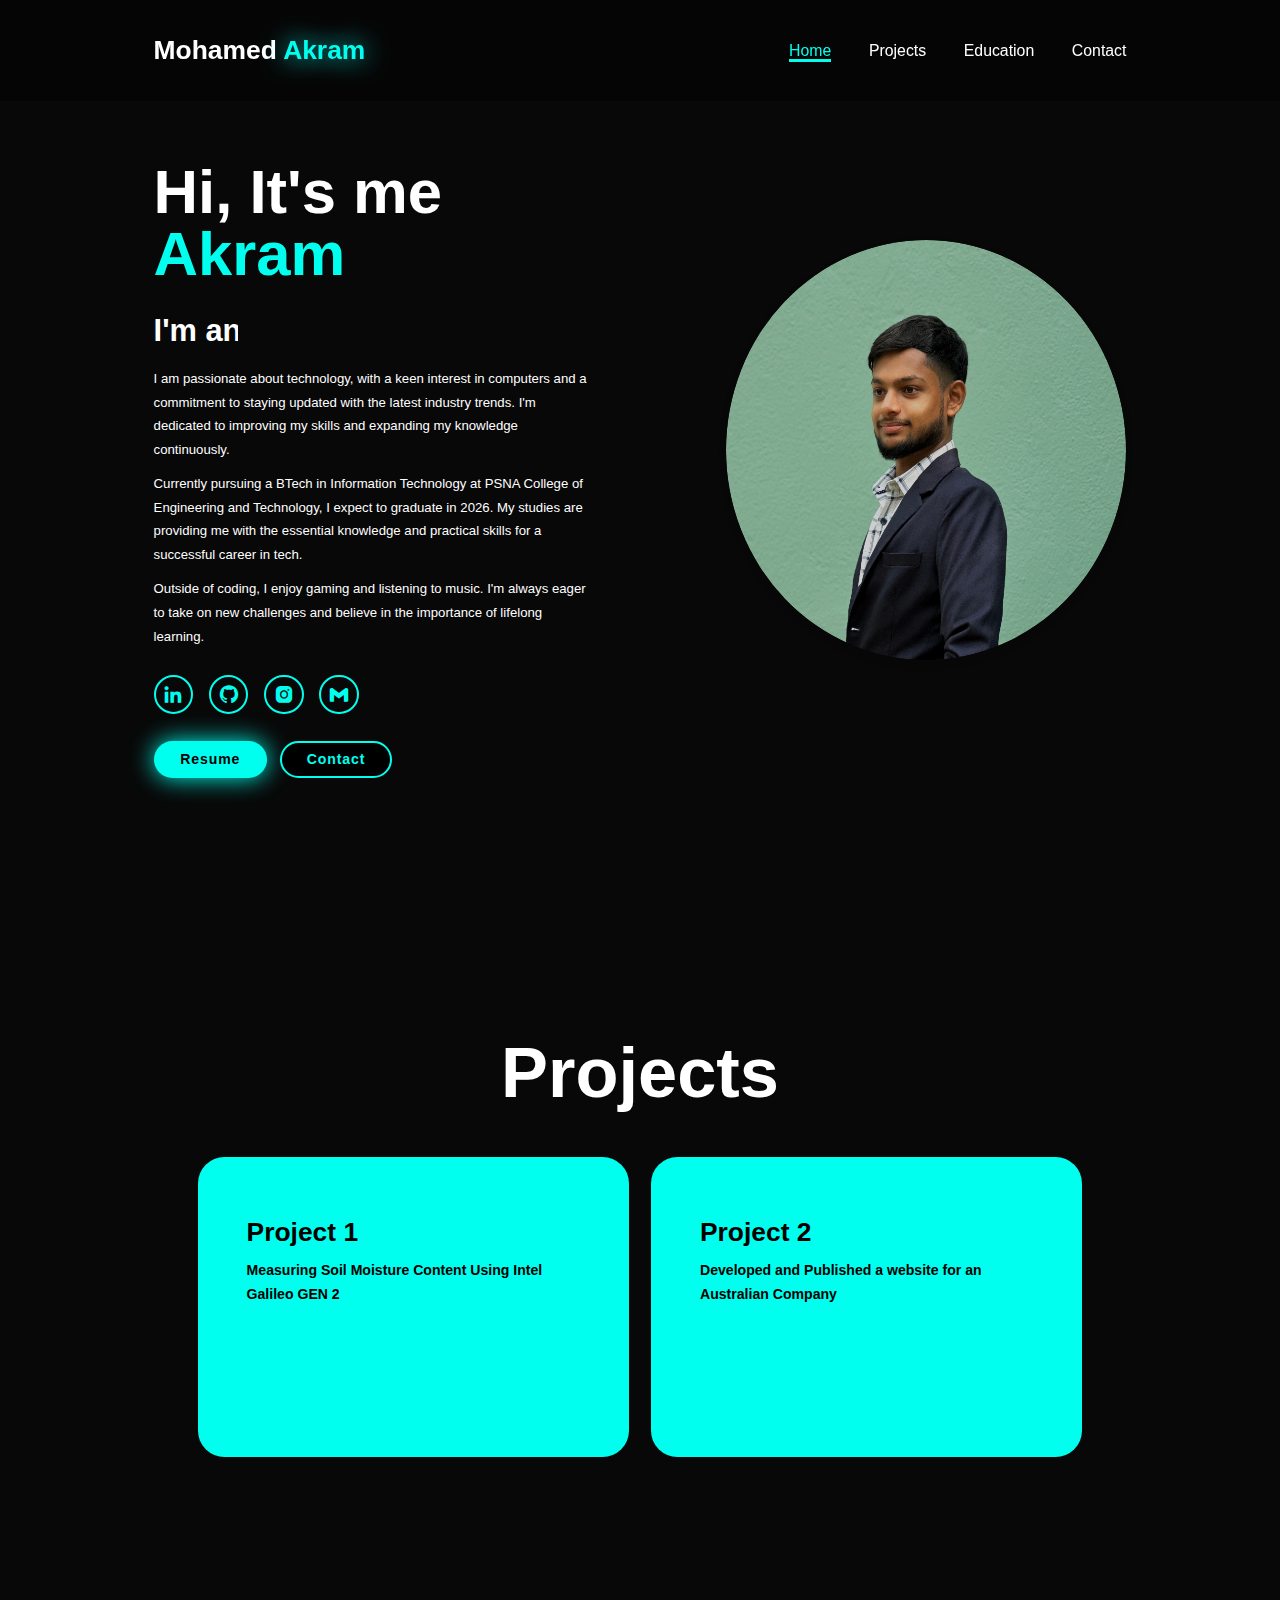
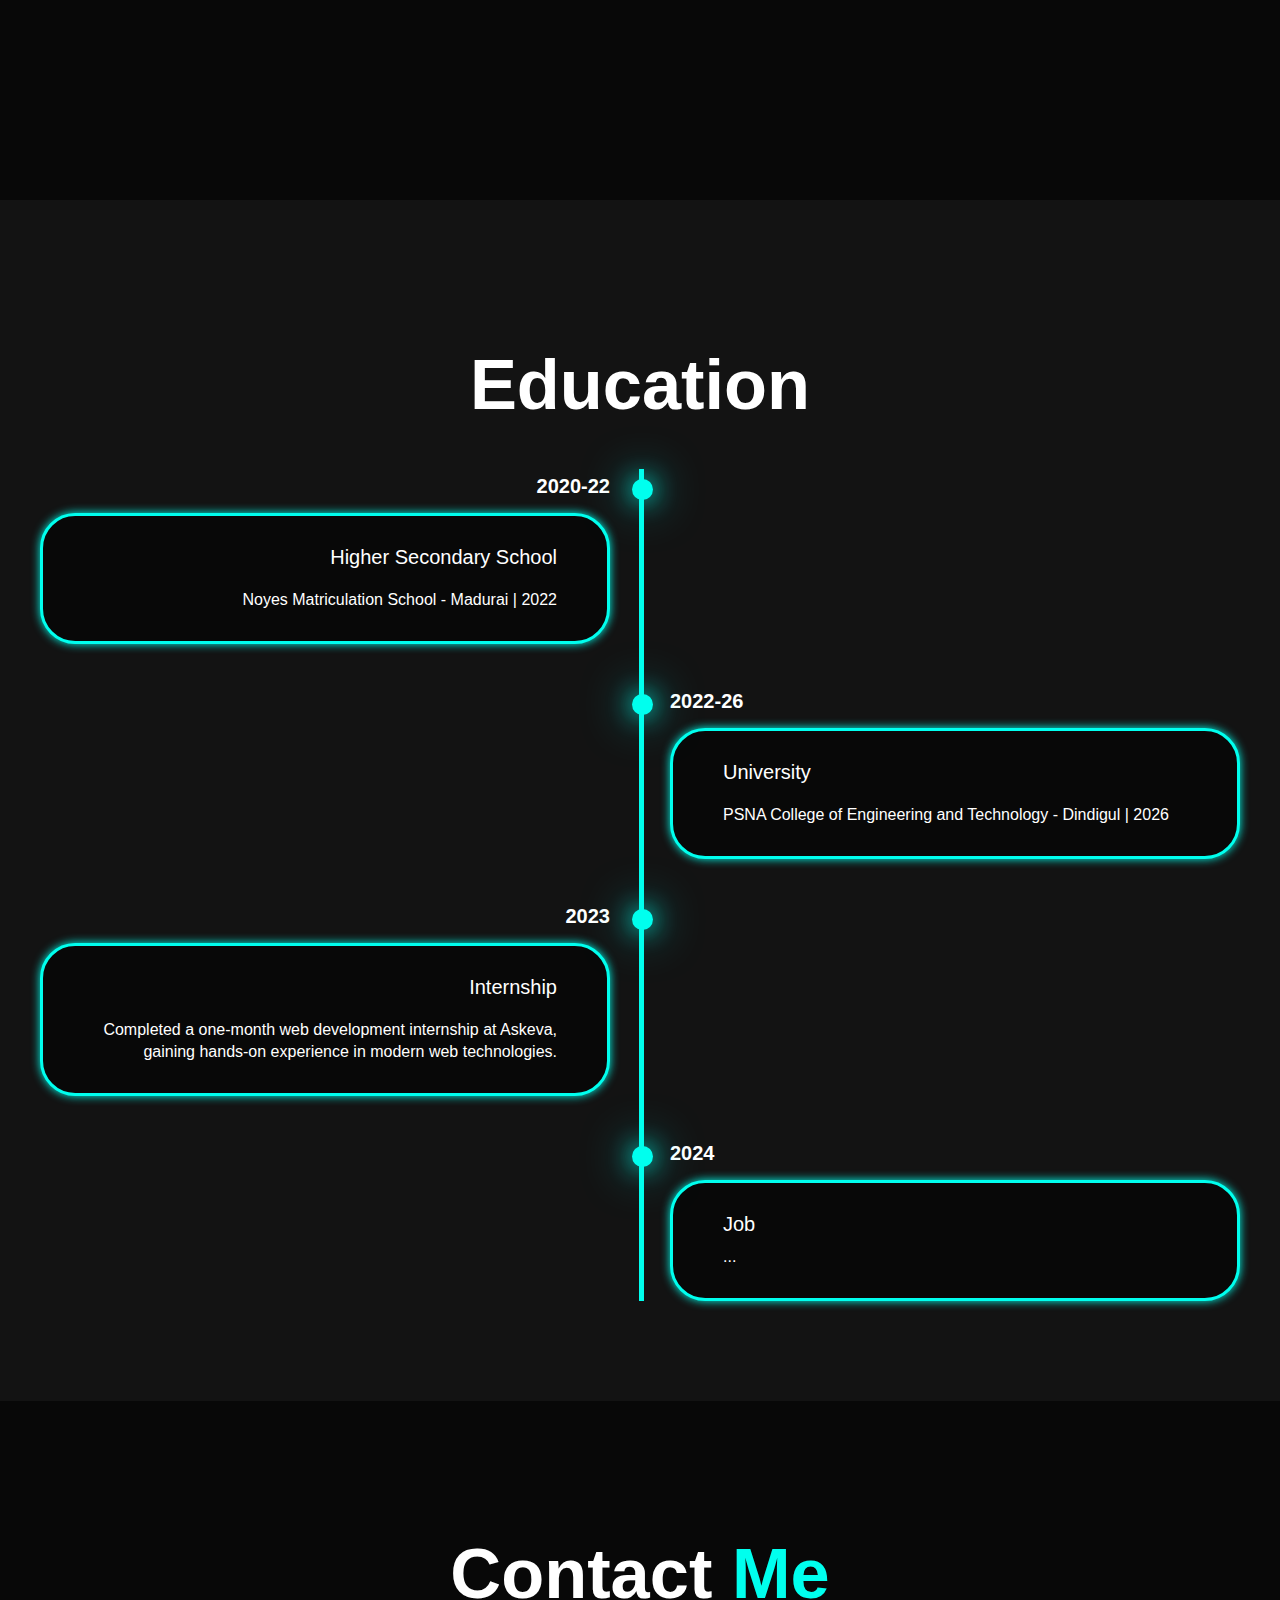
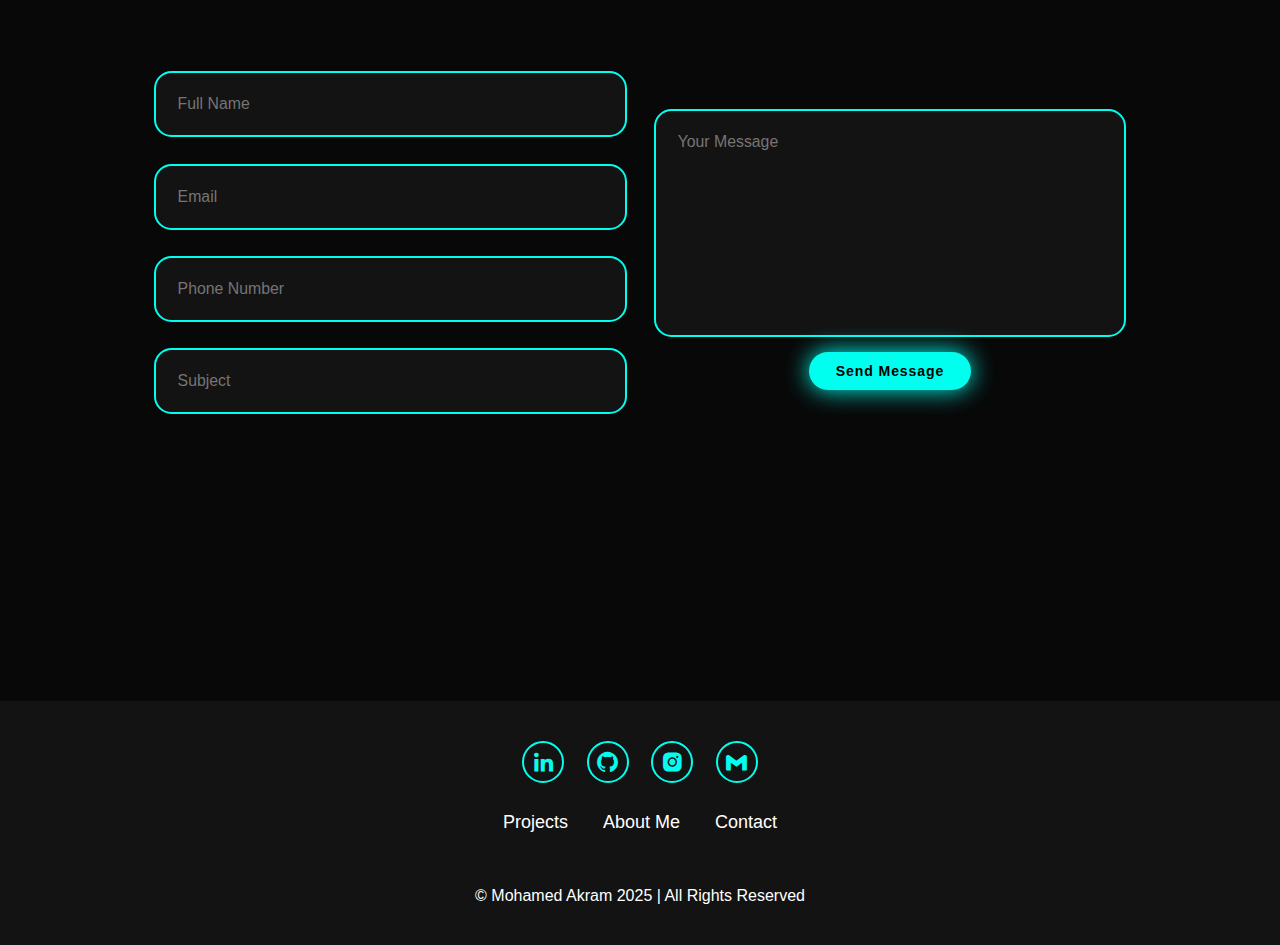
<file: index.html>
<!DOCTYPE html>
<html lang="en">
<head>
    <meta charset="UTF-8">
    <meta name="viewport" content="width=device-width, initial-scale=1.0">
    <title>Portfolio website</title>
    <link rel="stylesheet" href="style.css">
    <link href='https://unpkg.com/boxicons@2.1.4/css/boxicons.min.css' rel='stylesheet'>

</head>
<body>
    
    <header class="header">
        <a href="#home" class="logo">Mohamed
            <span>Akram</span></a>

            <i class='bx bx-menu'id="menu-icon"></i>
            <nav class="navbar">
                <a href="#home" class="active">Home</a>
                <a href="https://github.com/Akram12022250/My-Projects">Projects</a>
                <a href="#education">Education</a>
                <a href="#contact">Contact</a>
            </nav>
    </header>

    <section class="home" id="home">
        <div class="home-content">
            <h1>Hi, It's me <span>Akram</span></h1><br><br>
            <h3 class="text-animation">I'm an<span></span></h3>
<p>
    I am passionate about technology, with a keen interest in computers and a commitment to staying updated with the latest industry trends. I'm dedicated to improving my skills and expanding my knowledge continuously.
</p><br>
<p>
    Currently pursuing a BTech in Information Technology at PSNA College of Engineering and Technology, I expect to graduate in 2026. My studies are providing me with the essential knowledge and practical skills for a successful career in tech.
</p><br>
<p>
    Outside of coding, I enjoy gaming and listening to music. I'm always eager to take on new challenges and believe in the importance of lifelong learning.
</p>


            <div class="social-icons">
                <a href="https://www.linkedin.com/in/mohamedakrams/" target="_blank"><i class='bx bxl-linkedin'></i></a>
                <a href="https://github.com/Akram12022250" target="_blank"><i class='bx bxl-github'></i></a>
                <a href="https://www.instagram.com/_akram_itzme13_/" target="_blank"><i class='bx bxl-instagram-alt'></i></a>
                <a href="https://mail.google.com/mail/?view=cm&fs=1&to=akram.me2005@gmail.com" target="_blank"><i class='bx bxl-gmail'></i></a>
              </div>
            
            <div class="btn-group">
                <a href="https://docs.google.com/document/d/1Cip2ew8Q01aDxpM2ZXPUCVCyPSZr1p3tnhCgO2WM2sM/edit?usp=drive_link" target="_blank" class="btn">Resume</a>
                <a href="#contact" class="btn">Contact</a>
            </div>
        </div>
        

        
            <div class="card">
                <img src="pf.jpg" alt="Image" class="card-img">
                <div class="overlay">
                </div>
              </div>
              

    </section>


    <section class="services" id="services">
        <h2 class="heading">Projects</h2>
        <div class="services-container">
            <div class="service-box">
            <div class="service-info">
                <h4>Project 1</h4>
                <p href="https://github.com/Akram12022250/My-Projects/tree/main/PROJECT%201">Measuring Soil Moisture Content Using Intel Galileo GEN 2  </p>
            </div>
        </div>

        <div class="service-box">
            <div class="service-info">
                <h4>Project 2</h4>
                <p href="https://infinitybioenergy.com.au/">Developed and Published a website for an Australian Company</p>
            </div>
        </div>

        

    </div>

    </section>

    <section class="education" id="education">
        <h2 class="heading">Education</h2>
        <div class="timeline-items">
            <div class="timeline-item">
            <div class="timeline-dot"> </div>
                <div class="timeline-date">2020-22
                </div>
            <div class="timeline-content">
                <h3>Higher Secondary School</h3>
                <br>
                <p>
                   Noyes Matriculation School - Madurai | 2022
                </p>
            </div>
           
        </div>

        <div class="timeline-item">
            <div class="timeline-dot"></div>
                <div class="timeline-date">2022-26
                </div>
            <div class="timeline-content">
                <h3>University</h3>
                <br>
                <p>PSNA College of Engineering and Technology - Dindigul | 2026</p>
            
            </div>
        </div>

        <div class="timeline-item">
            <div class="timeline-dot"></div>
                <div class="timeline-date">2023
                </div>
            <div class="timeline-content">
                <h3>Internship</h3>
                <br>
                <p>Completed a one-month web development internship at Askeva, gaining hands-on experience in modern web technologies.</p>
            
            </div>
        </div>

        <div class="timeline-item">
            <div class="timeline-dot"></div>
                <div class="timeline-date">2024
                </div>
            <div class="timeline-content">
                <h3>Job </h3>
                <p>...</p>
            
            </div>
        </div>

        </div>
    </section>

    

 <section class="contact" id="contact">
        <h2 class="heading">Contact <span>Me</span></h2>
    
        <form action="https://api.web3forms.com/submit" method="POST">
            <input type="hidden" name="access_key" value="2d567d11-3262-4e21-8171-9861db133558">
            
            <div class="input-group">
                <div class="input-box">
                    <input type="text" name="name" placeholder="Full Name" required>
                    <input type="email" name="email" placeholder="Email" required>
                </div>
                <div class="input-box">
                    <input type="tel" name="phone" placeholder="Phone Number">
                    <input type="text" name="subject" placeholder="Subject">
                </div>
            </div>
    
            <div class="input-group-2">
                <textarea name="message" cols="30" rows="10" placeholder="Your Message" required></textarea>
                <input type="submit" value="Send Message" class="btn">
            </div>
        </form>
    </section>
    

    <footer class="footer">
        <div class="social">
            <div class="social-icons">
                <a href="https://www.linkedin.com/in/mohamedakrams/" target="_blank"><i class='bx bxl-linkedin'></i></a>
                <a href="https://github.com/Akram12022250" target="_blank"><i class='bx bxl-github'></i></a>
                <a href="https://www.instagram.com/_akram_itzme13_/" target="_blank"><i class='bx bxl-instagram-alt'></i></a>
                <a href="https://mail.google.com/mail/?view=cm&fs=1&to=akram.me2005@gmail.com" target="_blank"><i class='bx bxl-gmail' ></i></a>
              </div>
        </div>
        <ul class="list">
            <li>
                <a href="https://github.com/Akram12022250/My-Projects">Projects</a>
            </li>
            <li>
                <a href="#">About Me</a>
            </li>
            <li>
                <a href="#contact">Contact</a>
            </li>
        </ul>
        <p class="copyright">
            © Mohamed Akram 2025 | All Rights Reserved
        </p>
    </footer>

    
      

    <script src="script.js"></script>
</body>
</html>
</file>
<file: style.css>
* {
    margin: 0;
    padding: 0;
    box-sizing: border-box;
    text-decoration: none;
    border: none;
    outline: none;
    scroll-behavior: smooth;
    font-family: "poppins", sans-serif;
}

:root {
    --bg-color: #080808;
    --second-bg-color: #131313;
    --text-color: white;
    --main-color: #00ffee;
}

html {
    font-size: 60%;
    overflow-x: hidden;
}

body {
    background: var(--bg-color);
    color: var(--text-color);
}

.header {
    position: fixed;
    top: 0;
    left: 0;
    width: 100%;
    padding: 4rem 12% 4rem;
    background: rgba(0, 0, 0, 0.3);
    backdrop-filter: blur(10px);
    display: flex;
    justify-content: space-between;
    align-items: center;
    z-index: 5;
}

.logo {
    font-size: 3rem;
    color: var(--text-color);
    font-weight: 800;
    cursor: pointer;
    transition: 0.3s ease;
}

.logo:hover {
    transform: scale(1.1);
}

.logo span {
    text-shadow: 0 0 25px var(--main-color);
}

.navbar a {
    font-size: 1.8rem;
    color: var(--text-color);
    margin-left: 4rem;
    font-weight: 500;
    transition: 0.3s ease;
    border-bottom: 3px solid transparent;
}

.navbar a:hover,
.navbar a.active {
    color: var(--main-color);
    border-bottom: 3px solid var(--main-color);
}

#menu-icon {
    font-size: 3.6rem;
    color: var(--main-color);
    display: none;
}

section {
    min-height: 100vh;
    padding: 10rem 12% 10rem;
}

.home {
    display: flex;
    align-items: center;
    justify-content: center;
    gap: 15rem;
}

.home-content {
    display: flex;
    flex-direction: column;
    align-items: baseline;
    text-align: left;
    justify-content: center;
    margin-top: 3rem;
}

span {
    color: var(--main-color);
}

.logo span {
    color: var(--main-color);
}

.home-content h3 {
    margin-bottom: 2rem;
    margin-top: 1rem;
    font-size: 3.5rem;
}

.home-content h1 {
    font-size: 7rem;
    font-weight: 700;
    margin-top: 1.5rem;
    line-height: 1;
}

.home-content p {
    font-size: 1.5rem;
    font-weight: 500;
    line-height: 1.8;
    max-width: 1000px;
}

.social-icons a {
    display: inline-flex;
    justify-content: center;
    align-items: center;
    width: 4.5rem;
    /* Increased width */
    height: 4.5rem;
    /* Increased height */
    background: transparent;
    border: 2px solid var(--main-color);
    font-size: 2.5rem;
    /* Increased font size */
    border-radius: 50%;
    color: var(--main-color);
    margin: 3rem 1.5rem 3rem 0;
    transition: 0.3s ease-in-out;
}

.social-icons a:hover {
    color: var(--text-color);
    transform: scale(1.3)translateY(-5px);
    box-shadow: 0 0 25px var(--main-color);
    background-color: var(--main-color);
}

.btn {
    display: inline-block;
    padding: 1rem 2.8rem;
    background: var(--main-color);
    box-shadow: 0 0 25px var(--main-color);
    border-radius: 4rem;
    font-size: 1.6rem;
    color: black;
    border: 2px solid transparent;
    letter-spacing: 0.1rem;
    font-weight: 600;
    transition: 0.3s ease-in-out;
    cursor: pointer;
}

.btn:hover {
    transform: scale(1.05);
    box-shadow: 0 0 50px var(--main-color);
}

.btn-group {
    display: flex;
    align-items: center;
    gap: 1.5rem;
}

.btn-group a:nth-of-type(2) {
    background-color: black;
    color: var(--main-color);
    border: 2px solid var(--main-color);
    box-shadow: 0 0 25px transparent;
}

.btn-group a:nth-of-type(2):hover {
    box-shadow: 0 0 25px var(--main-color);
    background-color: var(--main-color);
    color: black;
}

.text-animation {
    font-size: 34px;
    font-weight: 600;
    min-width: 280px;
}

.text-animation span {
    position: relative;
}

.text-animation span::before {
    content: "Enginerring student";
    color: var(--main-color);
    animation: words 20s infinite;
}

.text-animation span::after {
    content: "";
    background-color: var(--bg-color);
    position: absolute;
    width: calc(100% + 8px);
    height: 100%;
    border-left: 3px solid var(--bg-color);
    right: -8px;
    animation: cursor 0.6s infinite, typing 20s steps(14) infinite;
}

@keyframes cursor {
    to {
        border-left: 2px solid var(--main-color);
    }
}

@keyframes words {

    0%,
    20% {
        content: " IT Student";
    }

    21%,
    40% {
        content: " IT Student";
    }

    41%,
    60% {
        content: " IT Student";
    }

    61%,
    80% {
        content: " IT Student";
    }

    81%,
    100% {
        content: " IT Student";
    }
}

@keyframes typing {

    10%,
    15%,
    30%,
    35%,
    50%,
    55%,
    70%,
    75%,
    90%,
    95% {
        width: 0;
    }

    5%,
    20%,
    25%,
    40%,
    45%,
    60%,
    65%,
    80%,
    85% {
        width: calc(100% + 8px);
    }
}

.heading {
    font-size: 8rem;
    text-align: center;
    margin: 5rem 0;
}

.education {
    padding: 100px 15px;
    background: var(--second-bg-color);
}

.education h2 {
    margin-bottom: 5rem;
}

.timeline-items {
    max-width: 1200px;
    margin: auto;
    display: flex;
    flex-wrap: wrap;
    position: relative;
}

.timeline-items::before {
    content: "";
    position: absolute;
    width: 5px;
    height: 100%;
    background-color: var(--main-color);
    left: calc(50% - 1px);
}

.timeline-item {
    margin-bottom: 40px;
    width: 100%;
    position: relative;
}

.timeline-item:last-child {
    margin-bottom: 0;
}

.timeline-item:nth-child(odd) {
    padding-right: calc(50% + 30px);
    text-align: right;
}

.timeline-item:nth-child(even) {
    padding-left: calc(50% + 30px);
}

.timeline-dot {
    height: 21px;
    width: 21px;
    background-color: var(--main-color);
    box-shadow: 0 0 25px var(--main-color),
        0 0 50px var(--main-color);
    position: absolute;
    left: calc(50% - 8px);
    border-radius: 50%;
    top: 10px;
}

.timeline-date {
    font-size: 20px;
    font-weight: 800;
    color: white;
    margin: 6px 0 15px;
}

.timeline-content {
    background-color: var(--bg-color);
    border: 3px solid var(--main-color);
    padding: 30px 50px;
    border-radius: 4rem;
    box-shadow: 0 0 10px var(--main-color);
    cursor: pointer;
    transition: 0.3s ease-in-out;
}

.timeline-content:hover {
    transform: scale(1.05);
    box-shadow: 0 0 25px var(--main-color);
}

.timeline-content h3 {
    font-size: 20px;
    color: white;
    margin: 0 0 10px;
    font-weight: 500;
}

.timeline-content p {
    color: white;
    font-size: 16px;
    font-weight: 300;
    line-height: 22px;
}

::-webkit-scrollbar {
    width: 15px;
}

::-webkit-scrollbar-thumb {
    background-color: var(--main-color);
}

::-webkit-scrollbar-track {
    background-color: var(--bg-color);
    width: 50px;
}

.services {
    background: var(--bg-color);
    color: black;
}

.services h2 {
    margin-bottom: 5rem;
    color: white;
}

.services-container {
    display: grid;
    grid-template-columns: repeat(2, 1fr);
    align-items: center;
    gap: 2.5rem;
}

.service-box {
    background-color: var(--main-color);
    height: 300px;
    border-radius: 3rem;
    border: 5px solid transparent;
    cursor: pointer;
    transition: 0.4s ease-in-out;
}

.service-box:hover {
    background: white;
    color: black;
    border: 5px solid var(--main-color);
    transform: scale(1.03);
}

.service-box .service-info {
    display: flex;
    flex-direction: column;
    text-align: left;
    max-height: 200px;
    justify-content: left;
    align-items: baseline;
    padding: 5rem 5rem;
}

.service-info h4 {
    font-size: 3rem;
    font-weight: 800;
    line-height: 2;
}

.service-info p {
    font-size: 1.6rem;
    font-weight: 600;
    max-height: 100px;
    line-height: 1.7;
    margin: auto;
}

.contact {
    background-color: var(--bg-color);
}

.contact h2 {
    margin-bottom: 3rem;
    color: white;
}

.contact form {
    display: flex;
    align-items: center;
    justify-content: center;
    gap: 3rem;
    margin: 5rem auto;
    text-align: center;
}

.contact form .input-box {
    display: flex;
    justify-content: center;
    flex-wrap: wrap;
}

.contact form .input-box input,
.contact form textarea {
    width: 100%;
    padding: 2.5rem;
    font-size: 1.8rem;
    color: var(--text-color);
    background: var(--second-bg-color);
    border-radius: 2rem;
    border: 2px solid var(--main-color);
    margin: 1.5rem 0;
    resize: none;
}

.contact form.btn {
    margin-top: 2rem;
}

.footer {
    position: relative;
    bottom: 0;
    width: 100%;
    padding: 40px 0;
    background-color: var(--second-bg-color);
}

.footer .social {
    text-align: center;
    padding-bottom: 25px;
    color: var(--main-color);
}

.footer .social a {
    font-size: 25px;
    /* Increased font size */
    color: var(--main-color);
    border: 2px solid var(--main-color);
    width: 42px;
    /* Increased width */
    height: 42px;
    /* Increased height */
    line-height: 42px;
    /* Adjusted line height */
    display: inline-block;
    text-align: center;
    border-radius: 50%;
    margin: 0 10px;
    transition: 0.3s ease-in-out;
}

.footer .social a:hover {
    transform: scale(1.2)translateY(-10px);
    background-color: var(--main-color);
    color: black;
    box-shadow: 0 0 25px var(--main-color);
}

.footer ul {
    margin-top: 0;
    padding: 0;
    font-size: 18px;
    line-height: 1.6;
    margin-bottom: 0;
    text-align: center;
}

.footer ul li a {
    color: white;
    border-bottom: 3px solid transparent;
    transition: 0.3s ease-in-out;
}

.footer ul li a:hover {
    border-bottom: 3px solid var(--main-color);
}

.footer ul li {
    display: inline-block;
    padding: 0 15px;
}

.footer .copyright {
    margin-top: 50px;
    text-align: center;
    font-size: 16px;
    color: white;
}

@media(max-width:1285px) {
    html {
        font-size: 55%;
    }

    .services-container {
        padding-bottom: 7rem;
        grid-template-columns: repeat(2, 1fr);
        margin: 0 5rem;
    }
}

@media(max-width:991px) {
    header {
        padding: 2rem 3%;
    }

    section {
        padding: 10rem 3% 2rem;
    }

    .timline-items::before {
        left: 7px;
    }

    .timeline-item:nth-child(odd) {
        padding-right: 0;
        text-align: left;
    }

    .timeline-item:nth-child(odd),
    .timeline-item:nth-child(even) {
        padding-left: 37px;
    }

    .timeline-dot {
        left: 0;
    }

    .services {
        padding-bottom: 7rem;
    }

    .contact form {
        flex-direction: column;
    }

    .footer {
        padding: 2rem 3%;
    }
}

@media (max-width:895px) {
    #menu-icon {
        display: block;
    }

    .navbar {
        position: absolute;
        top: 100%;
        right: 0;
        width: 50%;
        padding: 1rem 3%;
        background: rgba(0, 0, 0, 0.8);
        backdrop-filter: blur(20px);
        border-bottom-left-radius: 2rem;
        border-left: 2px solid var(--main-color);
        border-bottom: 2px solid var(--main-color);
        display: none;
    }

    .navbar.active {
        display: block;
    }

    .navbar a {
        display: block;
        font-size: 2rem;
        margin: 3rem 0;
        color: white;
    }

    .home {
        flex-direction: column-reverse;
        margin: 5rem 4rem;
    }

    .home-content h3 {
        font-size: 2.6rem;
    }

    .home-content h1 {
        font-size: 8rem;
        margin-top: 3rem;
    }

    .home-content p {
        max-width: 600px;
        margin: 0 auto;
    }

    .home-img {
        width: 56vw;
    }

    .services h2 {
        margin-bottom: 3rem;
    }

    .services-container {
        grid-template-columns: repeat(1, 1fr);
    }
}

/* Mobile devices */
@media (max-width: 768px) {
    .navbar {
        flex-direction: column;
    }

    .home-content,
    .home-img {
        flex-direction: column;
        align-items: center;
    }

    .home-img img {
        width: 100%;
    }
}

/* Tablets and small desktops */
@media (min-width: 769px) and (max-width: 1024px) {
    .navbar {
        flex-direction: row;
    }

    .home-content,
    .home-img {
        flex-direction: row;
        align-items: center;
    }

    .home-img img {
        width: 80%;
    }
}

html {
    scroll-behavior: smooth;
}

.card {
    position: relative;
    width: 100%;
    max-width: 400px;
    /* Adjust max-width as needed */
    margin: 0 auto;
    overflow: hidden;
    border-radius: 50%;
    /* Make the card circular */
    box-shadow: 0 4px 8px rgba(0, 0, 0, 0.1);
    transition: box-shadow 0.3s ease-in-out;
    /* Smooth transition for box-shadow */
}

.card-img {
    display: block;
    width: 100%;
    height: 420px;
    border-radius: 50%;
    /* Make the image circular */
}

@media (max-width: 767px) {
    .card-img {
        height: 340px;
    }
}

.card:hover {
    box-shadow: 0 0 25px rgba(255, 235, 205, 0.7),
        0 0 50px rgba(255, 235, 205, 0.7),
        0 0 100px rgba(255, 235, 205, 0.7);
    /* Cream color box-shadow on hover */
}
</file>
